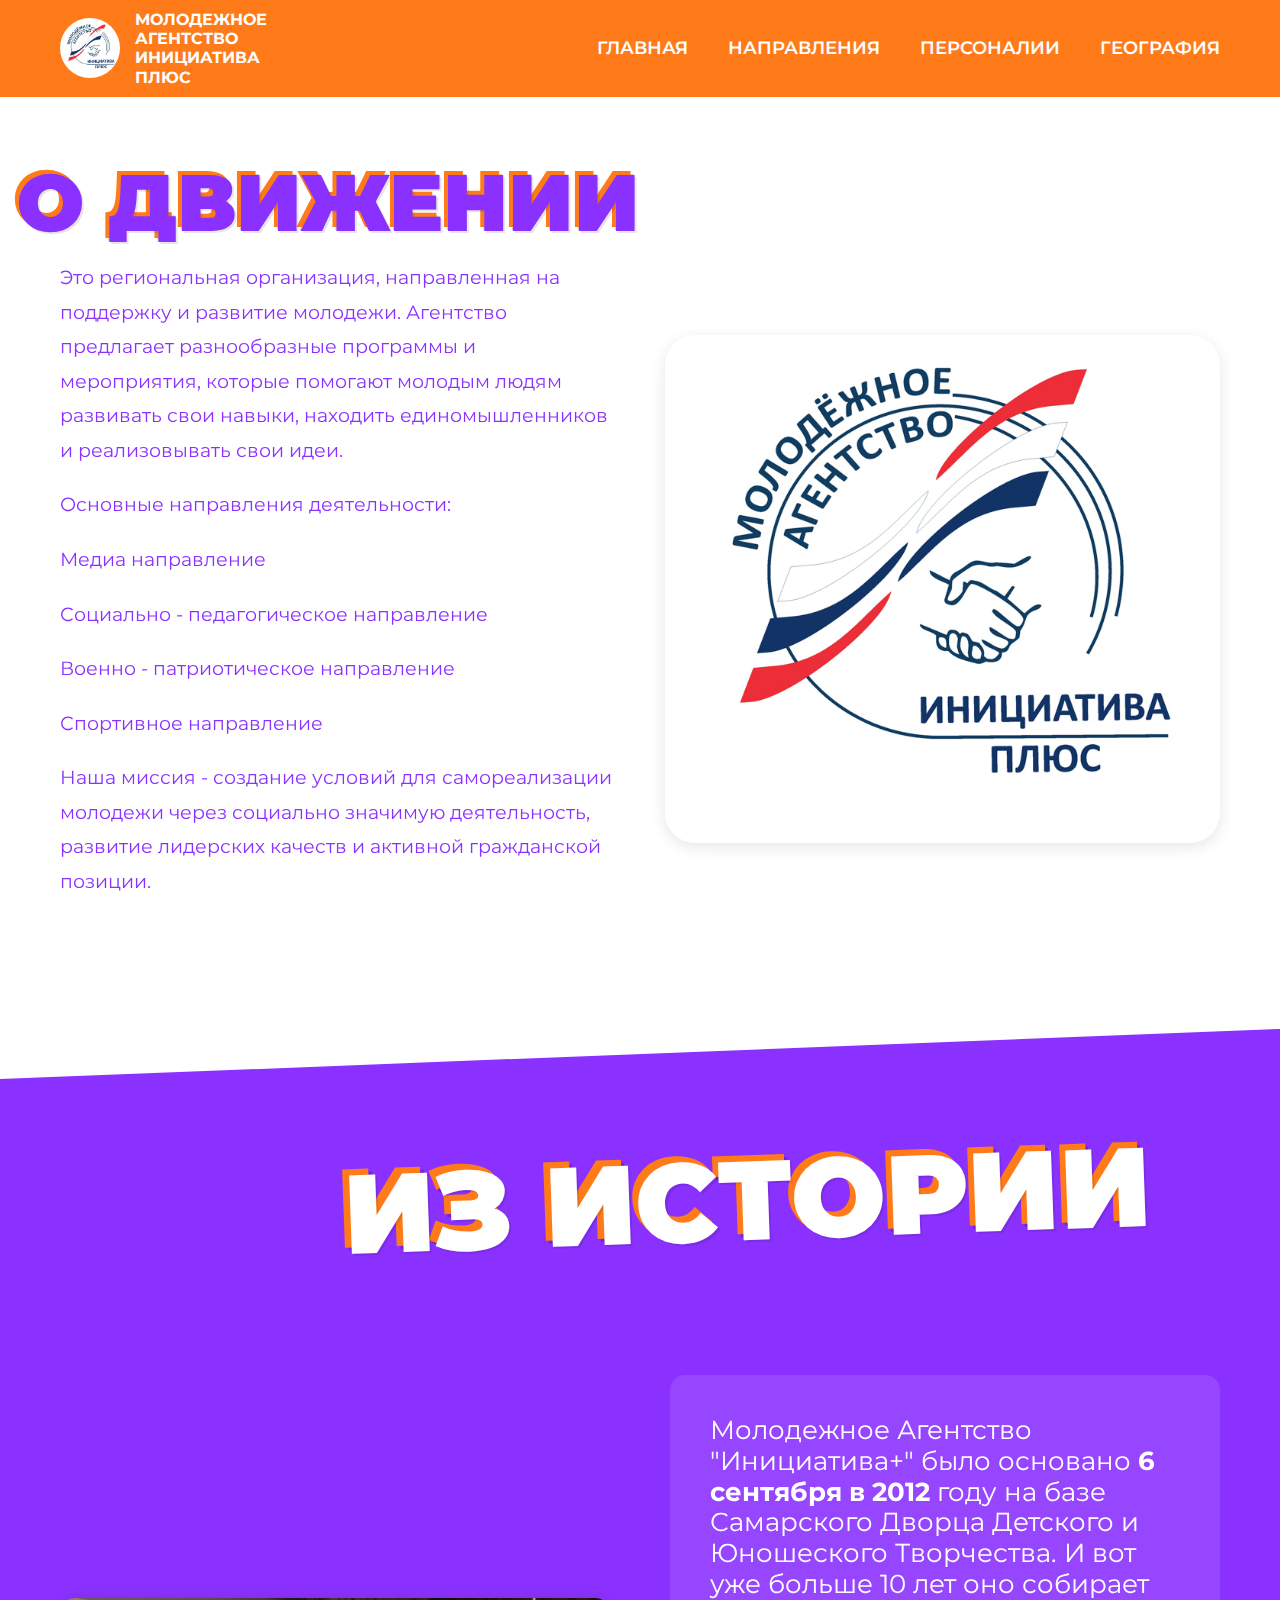
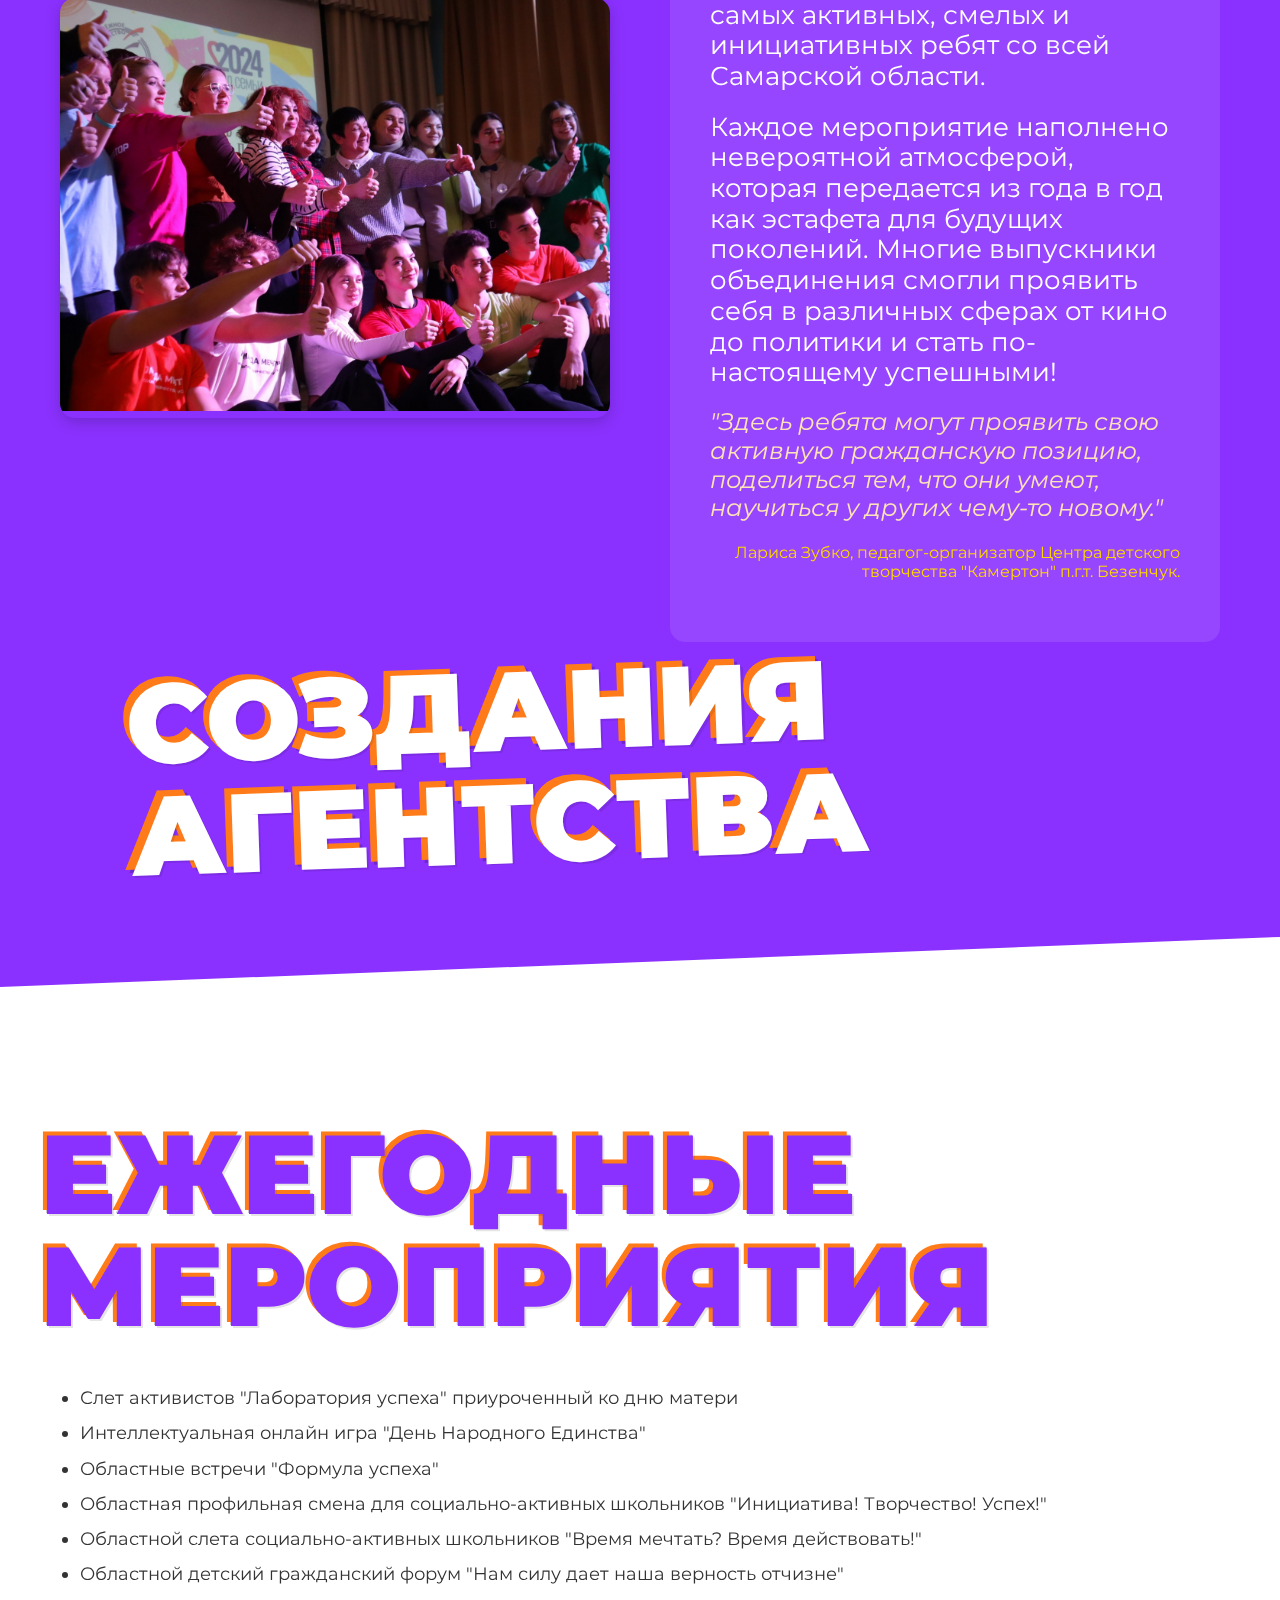
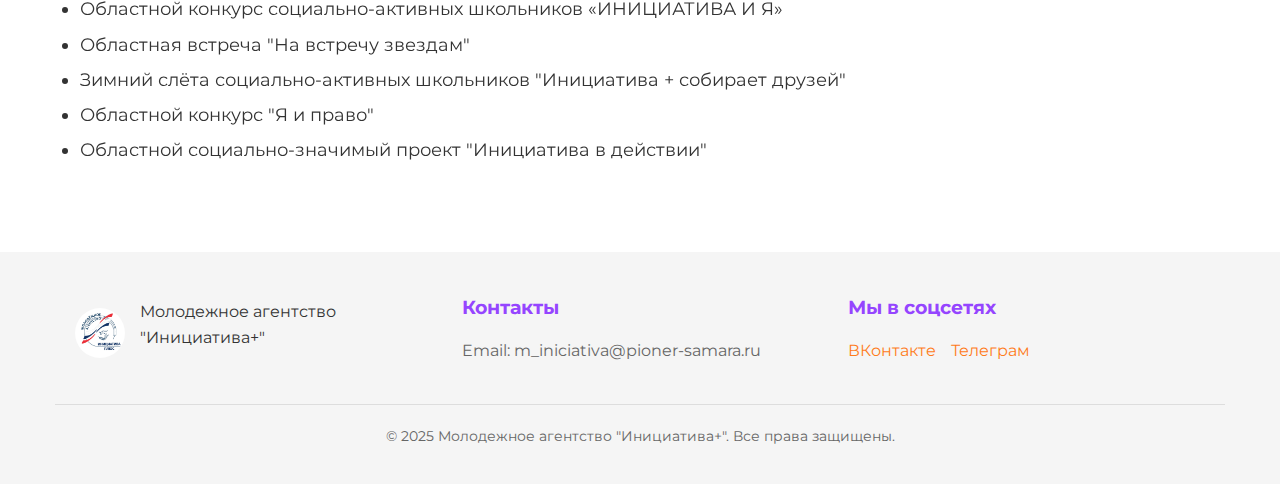
<file: about.html>
<!DOCTYPE html>
<html lang="ru">
<head>    <meta charset="UTF-8">
    <meta name="viewport" content="width=device-width, initial-scale=1.0, maximum-scale=1.0, user-scalable=no">
    <title>О движении - Инициатива+</title>
    <link rel="stylesheet" href="css/common.css">
    <link rel="stylesheet" href="css/header.css">
    <link rel="stylesheet" href="css/footer.css">
    <link rel="stylesheet" href="css/about.css">
    <link href="https://fonts.googleapis.com/css2?family=Montserrat:wght@400;500;600;700;900&display=swap" rel="stylesheet">
</head>
<body>
    <header class="header">
        <nav class="main-nav">
            <div class="logo">
                <img src="img/лого инициатива+.svg" alt="Логотип Инициатива Плюс">
                <div class="logo-text">
                    МОЛОДЕЖНОЕ<br>
                    АГЕНТСТВО<br>
                    ИНИЦИАТИВА<br>
                    ПЛЮС
                </div>
            </div>
            <ul class="nav-links">
                <li><a href="index.html">ГЛАВНАЯ</a></li>
                <li><a href="directions.html">НАПРАВЛЕНИЯ</a></li>
                <li><a href="people.html">ПЕРСОНАЛИИ</a></li>
                <li><a href="geography.html">ГЕОГРАФИЯ</a></li>
            </ul>
            <div class="burger">
                <div class="line1"></div>
                <div class="line2"></div>
                <div class="line3"></div>
            </div>
        </nav>
    </header>

    <main>
        <section class="section section-white about-hero">
            <div class="text-line2" data-text="О ДВИЖЕНИИ">О ДВИЖЕНИИ</div>
            <div class="container">
                <div class="about-content">
                    <div class="about-text">
                        <p>Это региональная организация, направленная на поддержку и развитие молодежи. Агентство предлагает разнообразные программы и мероприятия, которые помогают молодым людям развивать свои навыки, находить единомышленников и реализовывать свои идеи.</p>
                        <p> Основные направления деятельности:</p>
                        
                        <p>Медиа направление</p>
                        <p>Социально - педагогическое направление</p>
                        <p>Военно - патриотическое направление</p>
                        <p>Спортивное направление</p>
                        <p>Наша миссия - создание условий для самореализации молодежи через социально значимую деятельность, развитие лидерских качеств и активной гражданской позиции.</p>
                    </div>
                    <div class="about-image">
                        <img src="img/лого инициатива+.svg" alt="Команда Инициатива+" class="hero-image">
                    </div>
                </div>
            </div>
        </section>

        <section class="section section-purple mission">
            <div class="banner-text">
                <div class="text-line" data-text="ИЗ ИСТОРИИ">ИЗ ИСТОРИИ</div>
                <div class="text-line" data-text="СОЗДАНИЯ АГЕНТСТВА">СОЗДАНИЯ АГЕНТСТВА</div>
            </div>
    
            <div class="container">
                <div class="history-content">
                    <div class="history-image">
                        <img src="img/общее фото крупное.jpg" alt="Групповое фото" class="history-photo">
                    </div>
                    <div class="history-text">
                        <p>Молодежное Агентство "Инициатива+" было основано <strong>6 сентября в 2012</strong> году на базе Самарского Дворца Детского и Юношеского Творчества. И вот уже больше 10 лет оно собирает самых активных, смелых и инициативных ребят со всей Самарской области.</p>
                        <p>Каждое мероприятие наполнено невероятной атмосферой, которая передается из года в год как эстафета для будущих поколений. Многие выпускники объединения смогли проявить себя в различных сферах от кино до политики и стать по-настоящему успешными!</p>
                        <blockquote>"Здесь ребята могут проявить свою активную гражданскую позицию, поделиться тем, что они умеют, научиться у других чему-то новому."</blockquote>
                        <p class="quote-author">Лариса Зубко, педагог-организатор Центра детского творчества "Камертон" п.г.т. Безенчук.</p>
                    </div>
                </div>
            </div>
        </section>

        <section class="section section-white achievements">
            <div class="container">
                <div class="MER" data-text="ЕЖЕГОДНЫЕ МЕРОПРИЯТИЯ">ЕЖЕГОДНЫЕ МЕРОПРИЯТИЯ</div>
                <ul class="achievements-list">
                    <li>Слет активистов "Лаборатория успеха" приуроченный ко дню матери</li>
                    <li>Интеллектуальная онлайн игра "День Народного Единства"</li>
                    <li>Областные встречи "Формула успеха"</li>
                    <li>Областная профильная смена для социально-активных школьников "Инициатива! Творчество! Успех!"</li>
                    <li>Областной слета социально-активных школьников "Время мечтать? Время действовать!"</li>
                    <li>Областной детский гражданский форум "Нам силу дает наша верность отчизне"</li>
                    <li>Областной конкурс социально-активных школьников «ИНИЦИАТИВА И Я»</li>
                    <li>Областная встреча "На встречу звездам"</li>
                    <li>Зимний слёта социально-активных школьников "Инициатива + собирает друзей"</li>
                    <li>Областной конкурс "Я и право"</li>
                    <li>Областной социально-значимый проект "Инициатива в действии"</li>
                </ul>
            
            </div>
        </section>
    </main>

    <footer class="footer">
        <div class="container">
            <div class="footer-content">
                <div class="footer-info">
                    <img src="img/лого инициатива+.svg" alt="Логотип Инициатива Плюс" class="footer-logo">
                    <p>Молодежное агентство "Инициатива+"</p>
                </div>
                <div class="footer-contacts">
                    <h4>Контакты</h4>
                    <p>Email: m_iniciativa@pioner-samara.ru</p>
                </div>
                <div class="footer-social">
                    <h4>Мы в соцсетях</h4>
                    <div class="social-links">
                        <a href="https://vk.com/m.iniciativa" class="social-link">ВКонтакте</a>
                        <a href="https://t.me/+MZ2iFZqq-McxZGZi" class="social-link">Телеграм</a>
                    </div>
                </div>
            </div>
            <div class="footer-bottom">
                <p>&copy; 2025 Молодежное агентство "Инициатива+". Все права защищены.</p>
            </div>
        </div>
    </footer>

    <script src="js/main.js"></script>
</body>
</html>
</file>
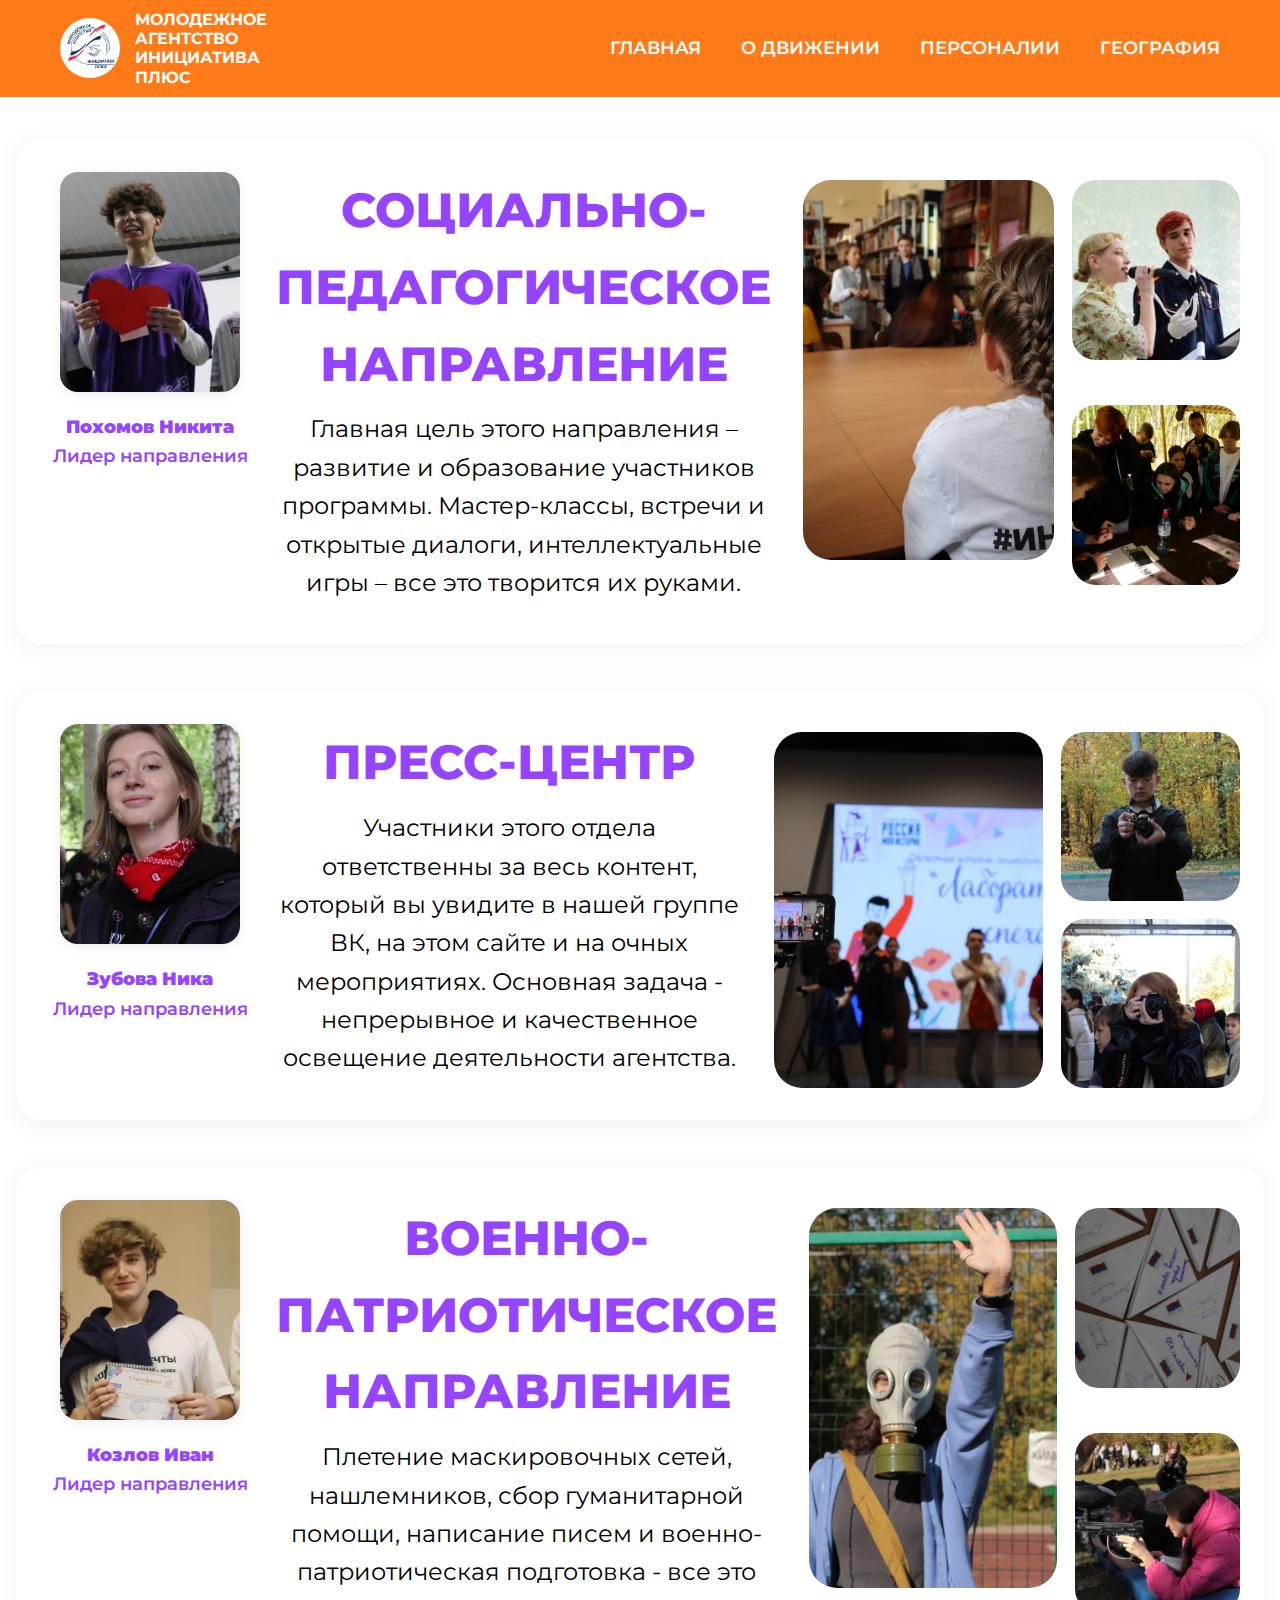
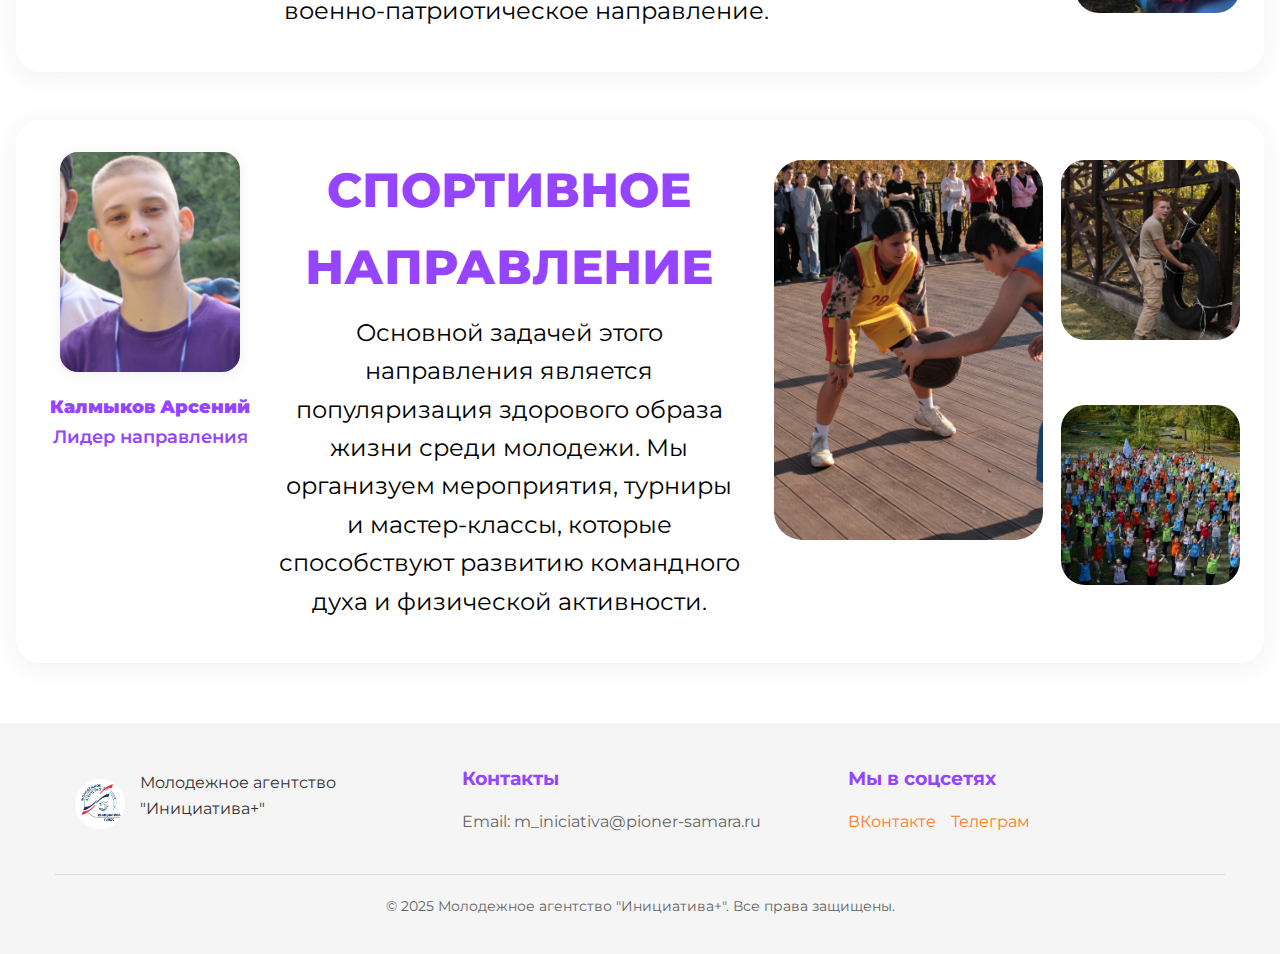
<file: directions.html>
<!DOCTYPE html>
<html lang="ru">
<head>    <meta charset="UTF-8">
    <meta name="viewport" content="width=device-width, initial-scale=1.0, maximum-scale=1.0, user-scalable=no">
    <title>Направления деятельности - Инициатива+</title>
    <link rel="stylesheet" href="css/common.css">
    <link rel="stylesheet" href="css/header.css">
    <link rel="stylesheet" href="css/footer.css">
    <link rel="stylesheet" href="css/directions.css">
    <link href="https://fonts.googleapis.com/css2?family=Montserrat:wght@400;500;600;700;900&display=swap" rel="stylesheet">
</head>
<body>
    <header class="header">
        <nav class="main-nav">
            <div class="logo">
                <img src="img/лого инициатива+.svg" alt="Логотип Инициатива Плюс">
                <div class="logo-text">
                    МОЛОДЕЖНОЕ<br>
                    АГЕНТСТВО<br>
                    ИНИЦИАТИВА<br>
                    ПЛЮС
                </div>
            </div>
            <ul class="nav-links">
                <li><a href="index.html">ГЛАВНАЯ</a></li>
                <li><a href="about.html">О ДВИЖЕНИИ</a></li>
                <li><a href="people.html">ПЕРСОНАЛИИ</a></li>
                <li><a href="geography.html">ГЕОГРАФИЯ</a></li>
            </ul>
            <div class="burger">
                <div class="line1"></div>
                <div class="line2"></div>
                <div class="line3"></div>
            </div>
        </nav>
    </header>

    <main>
        <section class="directions-section">
            <div class="direction-block">
                <div class="direction-leader">
                    <img src="img/никита похомов.png" alt="Похомов Никита" class="leader-photo">
                    <div class="leader-caption">
                        <strong>Похомов Никита</strong><br>
                        Лидер направления
                    </div>
                </div>
                <div class="direction-content">
                    <div class="direction-content-row">
                        <div class="direction-text">
                            <h2>Социально-педагогическое направление</h2>
                            <p class="direction-description">
                                Главная цель этого направления – развитие и образование участников программы. Мастер-классы, встречи и открытые диалоги, интеллектуальные игры – все это творится их руками.
                            </p>
                        </div>
                        <div class="direction-gallery">
                            <img src="img/мастер классы.jpg" alt="Мастер-класс" class="gallery-photo">
                            <img src="img/осенний бал.jpg" alt="Осенний бал" class="gallery-photo">
                            <img src="img/командная работа.jpg" alt="Командная работа" class="gallery-photo">
                        </div>
                    </div>
                </div>
            </div>
            <div class="direction-block">
                <div class="direction-leader">
                    <img src="img/зубова ника.png" alt="Зубова Ника" class="leader-photo">
                    <div class="leader-caption">
                        <strong>Зубова Ника</strong><br>
                        Лидер направления
                    </div>
                </div>
                <div class="direction-content">
                    <div class="direction-content-row">
                        <div class="direction-text">
                            <h2>Пресс-центр</h2>
                            <p class="direction-description">
                                Участники этого отдела ответственны за весь контент, который вы увидите в нашей группе ВК, на этом сайте и на очных мероприятиях. Основная задача - непрерывное и качественное освещение деятельности агентства.
                            </p>
                        </div>
                        <div class="direction-gallery">
                            <img src="img/медиа.jpg" alt="Медиа" class="gallery-photo">
                            <img src="img/медиа2.jpg" alt="Медиа 2" class="gallery-photo">
                            <img src="img/медиа3.jpg" alt="Медиа 3" class="gallery-photo">
                        </div>
                    </div>
                </div>
            </div>
            <div class="direction-block">
                <div class="direction-leader">
                    <img src="img/козлов ваня.png" alt="Курбанов Артем" class="leader-photo">
                    <div class="leader-caption">
                        <strong>Козлов Иван</strong><br>
                        Лидер направления
                    </div>
                </div>
                <div class="direction-content">
                    <div class="direction-content-row">
                        <div class="direction-text">
                            <h2>Военно-патриотическое направление</h2>
                            <p class="direction-description">
                                Плетение маскировочных сетей, нашлемников, сбор гуманитарной помощи, написание писем и военно-патриотическая подготовка - все это военно-патриотическое направление.
                            </p>
                        </div>
                        <div class="direction-gallery">
                            <img src="img/военно-патриотические мероприятия.jpg" alt="Мероприятие" class="gallery-photo">
                            <img src="img/военно 2.jpg" alt="Квесты" class="gallery-photo">
                            <img src="img/военно-патриотические 2.jpg" alt="Мероприятие 2" class="gallery-photo">
                        </div>
                    </div>
                </div>
            </div>
            <div class="direction-block">
                <div class="direction-leader">
                    <img src="img/калмыков арсений.png" alt="Калмыков Арсений" class="leader-photo">
                    <div class="leader-caption">
                        <strong>Калмыков Арсений</strong><br>
                        Лидер направления
                    </div>
                </div>
                <div class="direction-content">
                    <div class="direction-content-row">
                        <div class="direction-text">
                            <h2>Спортивное направление</h2>
                            <p class="direction-description">
                                Основной задачей этого направления является популяризация здорового образа жизни среди молодежи. Мы организуем мероприятия, турниры и мастер-классы, которые способствуют развитию командного духа и физической активности.
                            </p>
                        </div>
                        <div class="direction-gallery">
                            <img src="img/спорт.jpg" alt="Спорт" class="gallery-photo">
                            <img src="img/спорт2.jpg" alt="Спорт 2" class="gallery-photo">
                            <img src="img/флэшмобы.jpg" alt="Флешмоб" class="gallery-photo">
                        </div>
                    </div>
                </div>
            </div>
        </section>
    </main>

    <footer class="footer">
        <div class="container">
            <div class="footer-content">
                <div class="footer-info">
                    <img src="img/лого инициатива+.svg" alt="Логотип Инициатива Плюс" class="footer-logo">
                    <p>Молодежное агентство "Инициатива+"</p>
                </div>
                <div class="footer-contacts">
                    <h4>Контакты</h4>
                    <p>Email: m_iniciativa@pioner-samara.ru</p>
                </div>
                <div class="footer-social">
                    <h4>Мы в соцсетях</h4>
                    <div class="social-links">
                        <a href="https://vk.com/m.iniciativa" class="social-link">ВКонтакте</a>
                        <a href="https://t.me/+MZ2iFZqq-McxZGZi" class="social-link">Телеграм</a>
                    </div>
                </div>
            </div>
            <div class="footer-bottom">
                <p>&copy; 2025 Молодежное агентство "Инициатива+". Все права защищены.</p>
            </div>
        </div>
    </footer>

    <script src="js/main.js"></script>
</body>
</html>
</file>
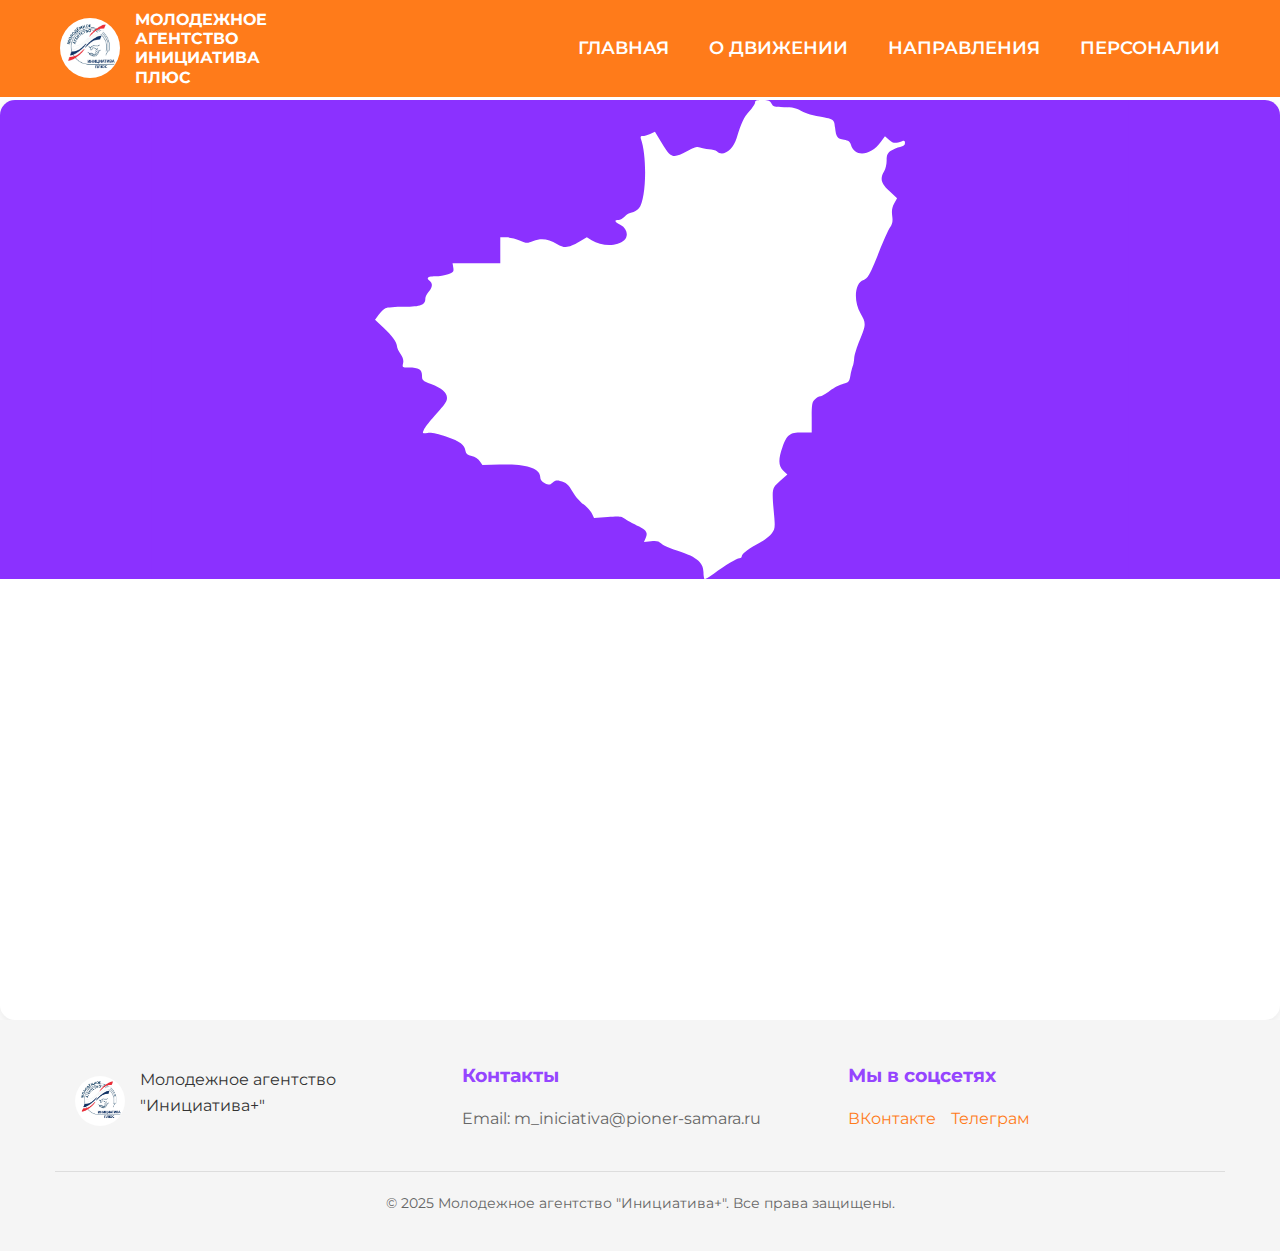
<file: geography.html>
<!DOCTYPE html>
<html lang="ru">
<head>    <meta charset="UTF-8">
    <meta name="viewport" content="width=device-width, initial-scale=1.0, maximum-scale=1.0, user-scalable=no">
    <title>География - Инициатива+</title>
    <link rel="stylesheet" href="css/common.css">
    <link rel="stylesheet" href="css/header.css">
    <link rel="stylesheet" href="css/footer.css">
    <link rel="stylesheet" href="css/geography.css">
    <link href="https://fonts.googleapis.com/css2?family=Montserrat:wght@400;500;600;700;900&display=swap" rel="stylesheet">
</head>
<body>
    <header class="header">
        <nav class="main-nav">
            <div class="logo">
                <img src="img/лого инициатива+.svg" alt="Логотип Инициатива Плюс">
                <div class="logo-text">
                    МОЛОДЕЖНОЕ<br>
                    АГЕНТСТВО<br>
                    ИНИЦИАТИВА<br>
                    ПЛЮС
                </div>
            </div>
            <ul class="nav-links">
                <li><a href="index.html">ГЛАВНАЯ</a></li>
                <li><a href="about.html">О ДВИЖЕНИИ</a></li>
                <li><a href="directions.html">НАПРАВЛЕНИЯ</a></li>
                <li><a href="people.html">ПЕРСОНАЛИИ</a></li>
            </ul>
            <div class="burger">
                <div class="line1"></div>
                <div class="line2"></div>
                <div class="line3"></div>
            </div>
        </nav>
    </header>

    <section class="section section-map">
        <div class="map-container">
            <div class="map-overlay">
                <img src="img/path8.svg" alt="Overlay Image">
            </div>
            <div id="yandex-map">
                <script type="text/javascript" charset="utf-8" async src="https://api-maps.yandex.ru/services/constructor/1.0/js/?um=constructor%3A6f8285f5957ba6e77dd70c30a9f332111c1dd8ee92998cced33f92843c910aba&amp;width=100%25&amp;height=720&amp;lang=ru_RU&amp;scroll=true"></script>
            </div>
        </div>
    </section>

    <main></main>

    <footer class="footer">
        <div class="container">
            <div class="footer-content">
                <div class="footer-info">
                    <img src="img/лого инициатива+.svg" alt="Логотип Инициатива Плюс" class="footer-logo">
                    <p>Молодежное агентство "Инициатива+"</p>
                </div>
                <div class="footer-contacts">
                    <h4>Контакты</h4>
                    <p>Email: m_iniciativa@pioner-samara.ru</p>
                </div>
                <div class="footer-social">
                    <h4>Мы в соцсетях</h4>
                    <div class="social-links">
                        <a href="https://vk.com/m.iniciativa" class="social-link">ВКонтакте</a>
                        <a href="https://t.me/+MZ2iFZqq-McxZGZi" class="social-link">Телеграм</a>
                    </div>
                </div>
            </div>
            <div class="footer-bottom">
                <p>&copy; 2025 Молодежное агентство "Инициатива+". Все права защищены.</p>
            </div>
        </div>
    </footer>

    <script src="js/main.js"></script>
</body>
 <script src="js/main.js"></script>
</body>
</html>
</file>
<file: css/common.css>
:root {
    --green: #01e801;
    --purple: #8b31ff; /* Сделали более насыщенный фиолетовый */
    --orange: #ff7b1a;
    --color-white: #FFFFFF;
    --color-black: #000000;
    --color-gray: #333333;
    --color-light-gray: #F5F5F5;
    --white: #ffffff;
}

* {
    margin: 0;
    padding: 0;
    box-sizing: border-box;
}

body {
    font-family: 'Montserrat', sans-serif;
    line-height: 1.6;
    color: var(--color-gray);
    overflow-x: hidden;
}

.container {
    position: relative;
    z-index: 2;
    width: 100%;
    max-width: 1200px;
    margin: 0 auto;
    padding: 0 15px;
    box-sizing: border-box;
    overflow-x: hidden;
}

/* Наклонные секции с эффектом глубины */
.section {
    position: relative;
    padding: 80px 0;
    overflow: hidden;
}

.section-white {
    background-color: var(--white);
    position: relative;
    z-index: 2;
}

.section-purple {
    background: url('../img/фиол\ фон\ 2.svg') center/cover no-repeat;
    color: var(--white);
    position: relative;
    z-index: 1;
    min-height: 1300px; /* Задаем минимальную высоту секции */
    padding: 120px 0;
    margin-top: -20px;
    margin-bottom: -2 0px;
    display: flex;
    align-items: center;
}


.section-purple {
    background: url('../img/фиол\ фон\ 2.svg') center/cover no-repeat;
    color: var(--white);
    position: relative;
    z-index: 1;
    min-height: 1300px; /* Задаем минимальную высоту секции */
    padding: 120px 0;
    margin-top: -20px;
    margin-bottom: -2 0px;
    display: flex;
    align-items: center;
    }


/* Контент внутри секции */
.section-purple > .container {
    position: relative;
    z-index: 2;
}

.section-purple > * {
    position: relative;
    z-index: 1;
}

.section-purple .container,
.section-purple h2,
.section-purple h3,
.section-purple p,
.section-purple .directions-grid,
.section-purple .direction-card {
    position: relative;
    z-index: 2;
}

.section .container {
    position: relative;
    z-index: 2;
    max-width: 1200px;
    margin: 0 auto;
    padding: 0 20px;
}

.section-white h2,
.section-white h3 {
    color: var(--purple);
}

.section-purple h2,
.section-purple h3 {
    color: var(--white);
}

.section h2 {
    text-align: center;
    font-size: 2.5rem;
    font-weight: 700;
    margin-bottom: 2rem;
}

.section-purple h2 {
    color: white;
    margin-bottom: 3rem;
}

.section-white h2 {
    color: var(--purple);
}

h1, h2, h3, h4, h5, h6 {
    margin-bottom: 1rem;
}

h1 {
    font-size: 2.5rem;
    font-weight: 900;
    color: var(--purple);
}

h2 {
    font-size: 2rem;
    font-weight: 700;
    margin-bottom: 2rem;
    color: var(--purple);
    text-align: center;
}

h3 {
    font-size: 1.5rem;
    font-weight: 600;
    color: var(--orange);
}

p {
    margin-bottom: 1rem;
}

a {
    text-decoration: none;
    color: inherit;
    transition: color 0.3s ease;
}

a:hover {
    color: var(--orange);
}

section {
    padding: 4rem 0;
}

.btn {
    display: inline-block;
    padding: 12px 24px;
    border-radius: 5px;
    font-weight: 600;
    text-decoration: none;
    transition: all 0.3s ease;
}

.btn-primary {
    background-color: var(--orange);
    color: white;
}

.btn-primary:hover {
    background-color: var(--purple);
}

.btn-secondary {
    background-color: var(--green);
    color: white;
}

.btn-secondary:hover {
    background-color: var(--purple);
}

.section-title {
    text-align: center;
    margin-bottom: 3rem;
    color: var(--purple);
}

.card {
    background: white;
    border-radius: 10px;
    box-shadow: 0 4px 6px rgba(0, 0, 0, 0.1);
    overflow: hidden;
    transition: transform 0.3s ease;
}

.card:hover {
    transform: translateY(-5px);
}

.highlight-text {
    color: var(--orange);
}

.accent-text {
    color: var(--purple);
}

.success-text {
    color: var(--green);
}

/* Стандартные размеры изображений */
.hero-image {
    width: 100%;
    height: 500px;
    object-fit: cover;
}

.card-image {
    width: 100%;
    height: 300px;
    object-fit: cover;
}

.team-photo {
    width: 250px;
    height: 250px;
    border-radius: 50%;
    object-fit: cover;
}

.direction-image {
    width: 100%;
    height: 400px;
    object-fit: cover;
}

.gallery-image {
    width: 100%;
    height: 250px;
    object-fit: cover;
}

.map-image {
    width: 100%;
    height: 400px;
    object-fit: contain;
}

/* Адаптивные стили */
@media screen and (max-width: 1024px) {
    .container {
        max-width: 960px;
    }

    .section {
        padding: 60px 0;
    }

    h1 {
        font-size: 2.2rem;
    }

    h2 {
        font-size: 1.8rem;
    }

    h3 {
        font-size: 1.3rem;
    }
}

@media screen and (max-width: 768px) {
    .section {
        padding: 40px 0;
    }

    .container {
        padding: 0 10px;
    }

    h1 {
        font-size: 1.8rem !important;
    }

    h2 {
        font-size: 1.5rem !important;
    }

    h3 {
        font-size: 1.3rem !important;
    }

    p {
        font-size: 0.9rem;
    }

    .button {
        padding: 10px 20px;
        font-size: 0.9rem;
    }
}

/* Общие стили для мобильной навигации */
@media screen and (max-width: 768px) {
    .nav-links li a {
        color: var(--white);
        text-decoration: none;
        font-size: 1.1rem;
        font-weight: 500;
        display: block;
        padding: 10px;
    }

    .nav-links li a:hover {
        background-color: rgba(255, 255, 255, 0.1);
    }
}

/* Анимация для мобильного меню */
@keyframes navLinkFade {
    from {
        opacity: 0;
        transform: translateX(50px);
    }
    to {
        opacity: 1;
        transform: translateX(0);
    }
}

/* Улучшение отзывчивости изображений */
img {
    max-width: 100%;
    height: auto;
}

/* Адаптивные отступы */
@media screen and (max-width: 480px) {
    .section {
        padding: 30px 0;
    }

    .container {
        padding: 0 8px;
    }
    
    /* Уменьшаем размер шрифтов для маленьких экранов */
    h1 {
        font-size: 1.5rem !important;
    }

    h2 {
        font-size: 1.3rem !important;
    }

    h3 {
        font-size: 1.1rem !important;
    }

    p {
        font-size: 0.85rem;
    }
}
</file>
<file: css/header.css>
.header {
    position: fixed;
    top: 0;
    left: 0;
    width: 100%;
    background: #FF7B1A;
    z-index: 1000;
    padding: 10px 0;
}

body {
    padding-top: 100px;
}

.main-nav {
    display: flex;
    justify-content: space-between;
    align-items: center;
    max-width: 1200px;
    margin: 0 auto;
    padding: 0 20px;
}

.logo {
    display: flex;
    align-items: center;
    gap: 15px;
    text-decoration: none;
}

.logo img {
    width: 60px;
    height: auto;
}

.logo-text {
    font-size: 1rem;
    font-weight: 700;
    color: white;
    line-height: 1.2;
    text-transform: uppercase;
}

.nav-links {
    display: flex;
    gap: 40px;
    list-style: none;
    margin: 0;
    padding: 0;
}

.nav-links a {
    text-decoration: none;
    color: white;
    font-weight: 600;
    font-size: 1.1rem;
    transition: color 0.3s ease;
    position: relative;
    padding: 5px 0;
}

.nav-links a::after {
    content: '';
    position: absolute;
    width: 0;
    height: 2px;
    bottom: 0;
    left: 0;
    background-color: white;
    transition: width 0.3s ease;
}

.nav-links a:hover::after,
.nav-links a.active::after {
    width: 100%;
}

/* Мобильное меню */
.burger {
    display: none;
    cursor: pointer;
    padding: 5px;
}

.burger div {
    width: 25px;
    height: 3px;
    background-color: white;
    margin: 5px;
    transition: all 0.3s ease;
}


@media screen and (max-width: 768px) {
    .burger {
        display: block;
    }

    .nav-links {
        position: fixed;
        right: -100%;
        top: 70px;
        flex-direction: column;
        background: #FF7B1A;
        width: 100%;
        text-align: center;
        transition: 0.3s;
        padding: 20px 0;
        gap: 20px;
    }

    .nav-links.active {
        right: 0;
    }

    .logo img {
        width: 40px;
    }

    .logo-text {
        font-size: 0.8rem;
    }

    .main-nav {
        padding: 0 10px;
    }
}

@media screen and (max-width: 576px) {
    .header {
        padding: 5px 0;
    }

    body {
        padding-top: 70px;
    }

    .logo img {
        width: 40px;
    }

    .logo-text {
        font-size: 0.8rem;
    }

    .nav-links {
        top: 70px;
        height: calc(100vh - 70px);
    }

    .nav-links a {
        font-size: 1.1rem;
        gap: 20px;
    }

    .nav-links.active {
        right: 0;
    }

    .burger {
        display: block;
    }

    .burger.active .line1 {
        transform: rotate(-45deg) translate(-5px, 6px);
    }

    .burger.active .line2 {
        opacity: 0;
    }

    .burger.active .line3 {
        transform: rotate(45deg) translate(-5px, -6px);
    }
    
    .logo-text {
        font-size: 0.9rem;
    }
}
</file>
<file: css/footer.css>
.footer {
    background-color: #f5f5f5;
    padding: 40px 0 20px;
}

.footer-content {
    display: grid;
    grid-template-columns: repeat(3, 1fr);
    gap: 30px;
    max-width: 1200px;
    margin: 0 auto;
    padding: 0 20px;
}

@media screen and (max-width: 768px) {
    .footer-content {
        flex-direction: column;
        text-align: center;
        gap: 30px;
    }

    .footer-info,
    .footer-contacts,
    .footer-social {
        width: 100%;
    }

    .footer-logo {
        margin: 0 auto;
    }

    .social-links {
        justify-content: center;
    }

    .footer-bottom {
        margin-top: 20px;
        text-align: center;
    }
}

@media screen and (max-width: 576px) {
    .footer-content {
        gap: 20px;
        padding: 0 15px;
    }

    .footer-info img {
        width: 40px;
    }

    .footer-info p,
    .footer-contacts p {
        font-size: 0.9rem;
    }

    .footer-contacts h4,
    .footer-social h4 {
        font-size: 1.1rem;
    }
}

@media screen and (max-width: 480px) {
    .footer {
        padding: 30px 15px;
    }

    .footer-content {
        gap: 20px;
    }

    .footer-logo {
        width: 80px;
    }

    .footer h4 {
        font-size: 1.1rem;
    }

    .footer p {
        font-size: 0.9rem;
    }

    .social-links {
        flex-direction: column;
        gap: 10px;
    }
}

.footer-info {
    display: flex;
    align-items: center;
    gap: 15px;
}

.footer-info img {
    width: 50px;
    height: auto;
}

.footer-info p {
    color: #333;
    font-size: 1rem;
}

.footer-contacts h4,
.footer-social h4 {
    color: #9545ff;
    margin-bottom: 15px;
    font-size: 1.2rem;
}

.footer-contacts p {
    color: #666;
    margin-bottom: 10px;
    font-size: 1rem;
}

.social-links {
    display: flex;
    gap: 15px;
}

.social-link {
    color: #ff7b1a;
    text-decoration: none;
    font-size: 1rem;
    transition: color 0.3s ease;
}

.social-link:hover {
    color: #01e801;
}

.footer-bottom {
    margin-top: 30px;
    text-align: center;
    padding-top: 20px;
    border-top: 1px solid #ddd;
}

.footer-bottom p {
    color: #666;
    font-size: 0.9rem;
}
</file>
<file: css/about.css>
.about-hero {
    padding-top: 120px;
}

.about-content {
    display: grid;
    grid-template-columns: 1fr 1fr;
    gap: 50px;
    align-items: center;
    margin-top: 40px;
}

.about-text {
    font-size: 1.2rem;
    line-height: 1.8;
}

.about-text p {
    margin-bottom: 20px;
    color: var(--purple);
}

.about-image {
    position: relative;
    z-index: 8;
    border-radius: 30px;
    overflow: hidden;
    box-shadow: 0 4px 15px rgba(0, 0, 0, 0.1);
}

.section123 {
    padding: 120px 0;
    background: url('../img/фиол фон 2.svg') center/cover no-repeat;
    color: var(--white);
    position: relative;
    z-index: 1;
    min-height: 1300px; /* Задаем минимальную высоту секции */
    margin-top: -20px;
    margin-bottom: -20px;
    display: flex;
    align-items: center;
}

.section-purple {
    background: url('../img/фиол\ фон\ 2.svg') center/cover no-repeat;
    color: var(--white);
    position: relative;
    z-index: 1;
    min-height: 1300px; /* Задаем минимальную высоту секции */
    padding: 120px 0;
    margin-top: -20px;
    margin-bottom: -2 0px;
    display: flex;
    align-items: center;
}

.banner-text {
    position: absolute;
    width: 100%;
    height: 100%;
    z-index: 3;
    pointer-events: none;
}

.text-line2 {
    position: absolute;
    font-size: 5rem;
    font-weight: 900;
    color: rgb(139 49 255);
    line-height: 1;
    text-shadow: 2px 2px 0 rgba(0,0,0,0.1);
}

.text-line2:before {
    content: attr(data-text);
    position: absolute;
    left: -4px;
    top: -4px;
    width: 100%;
    height: 100%;
    color: var(--orange);
    z-index: -1;
    text-shadow: 3px 3px 0 rgba(0,0,0,0.2);
}

.text-line2:first-child {
    top: 7%;
    right: 50%;
}

.text-line2:last-child {
    bottom: 10%;
    left: 10%;
}

.MER {
    position: absolute;
    font-size: 7rem;
    font-weight: 900;
    color: rgb(139 49 255);
    line-height: 1;
    text-shadow: 2px 2px 0 rgba(0,0,0,0.1);
}

.MER:before {
    content: attr(data-text);
    position: absolute;
    left: -4px;
    top: -4px;
    width: 100%;
    height: 100%;
    color: var(--orange);
    z-index: -1;
    text-shadow: 3px 3px 0 rgba(0,0,0,0.2);
}

.MER:first-child {
    top: 0;
    right: 0%;
}

.achievements-list {
    list-style: disc;
    padding-left: 20px;
    margin-top: 23%; /* Добавляем отступ сверху */
}

.achievements-list li {
    font-size: 1.1em;
    line-height: 1.5;
    margin-bottom: 0.5em;
    
}

.MER:last-child {
    bottom: 10%;
    left: 10%;
}

.text-line {
    position: absolute;
    font-size: 7rem;
    font-weight: 900;
    color: rgb(255, 255, 255);
    line-height: 1;
    text-shadow: 2px 2px 0 rgba(0,0,0,0.1);
    rotate: -2deg;
}

.text-line::before {
    content: attr(data-text);
    position: absolute;
    left: -6px;
    top: -6px;
    width: 100%;
    height: 100%;
    color: var(--orange);
    z-index: -1;
    text-shadow: 3px 3px 0 rgba(0,0,0,0.2);
}

.text-line:first-child {
    top: 10%;
    right: 10%;
}

.text-line:last-child {
    bottom: 10%;
    left: 10%;
}

.mission {
    padding: 120px 0;
}

.mission-grid {
    display: grid;
    grid-template-columns: repeat(3, 1fr);
    gap: 40px;
    margin: 60px 0;
}

.mission-item {
    background: rgba(255, 255, 255, 0.1);
    padding: 40px;
    border-radius: 15px;
    text-align: center;
    backdrop-filter: blur(5px);
    transition: transform 0.3s ease;
}

.mission-item:hover {
    transform: translateY(-10px);
}

.mission-item h3 {
    color: white;
    font-size: 1.8rem;
    margin-bottom: 20px;
}

.mission-item p {
    color: rgba(255, 255, 255, 0.9);
    font-size: 1.2rem;
    line-height: 1.6;
}

.achievements {
    padding: 80px 0;
}

.achievements-grid {
    display: grid;
    grid-template-columns: repeat(3, 1fr);
    gap: 30px;
    margin-top: 40px;
}

.achievement-card {
    background: white;
    padding: 30px;
    border-radius: 15px;
    text-align: center;
    box-shadow: 0 4px 15px rgba(0, 0, 0, 0.1);
    transition: transform 0.3s ease;
}

.achievement-card:hover {
    transform: translateY(-10px);
}

.achievement-card h3 {
    color: var(--orange);
    font-size: 1.5rem;
    margin-bottom: 15px;
}

.achievement-card p {
    color: var(--purple);
    font-size: 1.1rem;
    line-height: 1.6;
}

.history-content {
    background: url('../img/фиол\ фон\ 2.svg') center/cover no-repeat;
    color: var(--white);
    position: relative;
    z-index: 1;
    min-height: 1300px; /* Задаем минимальную высоту секции */
    padding: 120px 0;
    margin-top: -20px;
    margin-bottom: -2 0px;
    display: flex;
    align-items: center;
}

.history-content {
    display: grid;
    grid-template-columns: 1fr 1fr;
    gap: 60px;
    align-items: center;
    margin: 60px 0;
}

.history-image {
    border-radius: 15px;
    overflow: hidden;
    box-shadow: 0 4px 15px rgba(0, 0, 0, 0.2);
}

.history-photo {
    width: 210%;
    height: 200%;
    object-fit: cover;
}


.history-text {
    color: white;
    font-size: 1.6rem;
    line-height: 1.2;
    padding: 40px;
    background: rgba(255, 255, 255, 0.1);
    border-radius: 15px;
    backdrop-filter: blur(5px);
}

.history-text p {
    margin-bottom: 20px;
}

blockquote {
    font-size: 1.5rem;
    font-style: italic;
    margin: 20px 0;
    color: #ffe4b5;
}

.quote-author {
    font-size: 1rem;
    text-align: right;
    margin-top: 10px;
    color: #ffd700;
}

@media screen and (max-width: 768px) {
    .about-content {
        grid-template-columns: 1fr;
    }

    .about-text {
        font-size: 1.1rem;
    }

    .history-content {
        grid-template-columns: 1fr;
        gap: 30px;
        margin: 30px 0;
    }

    .history-photo {
        width: 100%;
        height: auto;
    }

    .history-text {
        font-size: 1.2rem;
        padding: 20px;
    }

    .banner-text {
        display: none; /* Скрываем большой текст на мобильных */
    }

    .text-line {
        font-size: 3rem; /* Уменьшаем размер текста */
    }

    .mission-grid,
    .achievements-grid {
        grid-template-columns: 1fr;
        gap: 20px;
    }

    .mission-item h3 {
        font-size: 1.5rem;
    }

    .mission-item p {
        font-size: 1.1rem;
    }

    blockquote {
        font-size: 1.2rem;
    }

    .section-purple {
        min-height: auto;
        padding: 60px 0;
    }
}

@media screen and (min-width: 769px) and (max-width: 1024px) {
    .mission-grid,
    .achievements-grid {
        grid-template-columns: repeat(2, 1fr);
    }

    .history-content {
        gap: 30px;
    }

    .history-photo {
        width: 150%;
        height: 150%;
    }

    .history-text {
        font-size: 1.4rem;
    }
}
</file>
<file: css/directions.css>
.directions-hero {
    padding-top: 120px;
    background-color: #f5f5f5;
}

.directions-hero h1 {
    text-align: center;
    margin-bottom: 50px;
    font-size: 4rem;
    color: #9545ff;
}

.directions-grid {
    display: grid;
    grid-template-columns: 1fr;
    gap: 40px;
    margin: 60px auto;
    max-width: 1200px;
}

.direction-card {
    background: #fff;
    border-radius: 20px;
    box-shadow: 0 4px 15px rgba(0, 0, 0, 0.1);
    overflow: hidden;
    transition: transform 0.3s ease;
}

.direction-card:hover {
    transform: translateY(-10px);
}

.direction-card img {
    width: 100%;
    height: 400px;
    object-fit: cover;
}

.direction-content {
    padding: 0px;
    text-align: center;
}

.direction-content h2 {
    color: #FF7B1A;
    font-size: 4rem;
    margin-bottom: 20px;
    text-transform: uppercase;
}

.direction-content p {
    color: #000000;
    font-size: 1.5rem;
    line-height: 1.6;
}

/* Основной контейнер секции направлений */
.directions-section {
    display: flex;
    flex-direction: column;
    gap: 48px;
    margin: 40px auto 60px auto;
    max-width: 1800px;
    padding: 0 16px;
}

.direction-block {
    display: flex;
    flex-direction: row;
    background: #ffffff;
    border-radius: 24px;
    box-shadow: 0 4px 24px rgba(80, 60, 120, 0.08);
    padding: 32px 24px;
    align-items: flex-start;
    gap: 0px;
    transition: box-shadow 0.2s;
}
.direction-block:hover {
    box-shadow: 0 8px 32px rgba(80, 60, 120, 0.16);
}

.direction-leader {
    min-width: 220px;
    max-width: 240px;
    display: flex;
    flex-direction: column;
    align-items: center;
    margin-right: 16px;
}
.leader-photo {
    width: 180px;
    height: 220px;
    object-fit: cover;
    border-radius: 18px;
    box-shadow: 0 2px 12px rgba(80, 60, 120, 0.10);
    margin-bottom: 16px;
    background: #f3f0fa;
}
.leader-caption {
    text-align: center;
    font-size: 1.15rem;
    font-weight: 600;
    margin-top: 4px;
    color: #9545ff;
}

.direction-content {
    flex: 1;
    display: flex;
    flex-direction: column;
    gap: 18px;
}
.direction-content h2 {
    font-size: 3rem;
    font-weight: 800;
    color: #9545ff;
    margin-bottom: 8px;
}
.direction-description {
    font-size: 1.08rem;
    color: #2d2340;
    margin-bottom: 10px;
    line-height: 1.6;
}
.direction-gallery {
    display: grid;
    grid-template-columns: 1.5fr 1fr;
    grid-template-rows: 1fr 1fr;
    gap: 18px;
    margin-top: 8px;
    align-items: stretch;
}
.direction-gallery .gallery-photo:nth-child(1) {
    grid-row: 1 / span 2;
    grid-column: 1 / 2;
    width: 100%;
    height: 100%;
    min-width: 220px;
    min-height: 220px;
    max-height: 380px;
    object-fit: cover;
    border-radius: 28px;
}
.direction-gallery .gallery-photo:nth-child(2),
.direction-gallery .gallery-photo:nth-child(3) {
    grid-column: 2 / 3;
    width: 100%;
    height: 100%;
    min-height: 120px;
    max-height: 180px;
    object-fit: cover;
    border-radius: 24px;
}
.direction-gallery .gallery-photo:nth-child(2) {
    grid-row: 1 / 2;
}
.direction-gallery .gallery-photo:nth-child(3) {
    grid-row: 2 / 3;
}

@media (max-width: 900px) {
    .direction-gallery {
        grid-template-columns: 1fr;
        grid-template-rows: repeat(3, 1fr);
    }
    .direction-gallery .gallery-photo {
        min-width: 0;
        min-height: 80px;
        max-height: 200px;
        border-radius: 16px;
    }
    .direction-gallery .gallery-photo:nth-child(1),
    .direction-gallery .gallery-photo:nth-child(2),
    .direction-gallery .gallery-photo:nth-child(3) {
        grid-column: 1 / 2;
        grid-row: auto;
        width: 100%;
        height: 100%;
    }
}
@media (max-width: 600px) {
    .direction-gallery {
        gap: 8px;
    }
    .direction-gallery .gallery-photo {
        min-height: 60px;
        max-height: 120px;
        border-radius: 10px;
    }
}

/* Медиа-запросы для адаптивности */
@media screen and (max-width: 768px) {
    .directions-hero {
        padding-top: 80px;
    }

    .direction-card img {
        height: 300px;
    }

    .direction-content {
        padding: 30px;
    }

    .direction-content h2 {
        font-size: 2rem;
    }

    .direction-content p {
        font-size: 1rem;
    }
}

@media screen and (max-width: 576px) {
    .direction-card img {
        height: 250px;
    }

    .direction-content {
        padding: 20px;
    }

    .direction-content h2 {
        font-size: 1.8rem;
    }
}

@media (max-width: 900px) {
    .direction-block {
        flex-direction: column;
        align-items: center;
        padding: 24px 8px;
        gap: 24px;
    }
    .direction-leader {
        margin-right: 0;
        margin-bottom: 8px;
    }
    .direction-content h2 {
        text-align: center;
    }
    .direction-gallery {
        justify-content: center;
    }
}
@media (max-width: 600px) {
    .directions-section {
        padding: 0 2px;
    }
    .direction-block {
        padding: 14px 2px;
        gap: 14px;
    }
    .leader-photo {
        width: 120px;
        height: 140px;
    }
    .gallery-photo {
        width: 80px;
        height: 60px;
    }
}
.direction-content-row {
    display: flex;
    flex-direction: row;
    gap: 32px;
    align-items: stretch;
    width: 100%;
}
.direction-text {
    flex: 1 1 0;
    display: flex;
    flex-direction: column;
    justify-content: center;
}
.direction-gallery {
    flex: 1 1 0;
    max-width: 520px;
}

@media (max-width: 1100px) {
    .direction-content-row {
        flex-direction: column;
        gap: 18px;
    }
    .direction-gallery {
        max-width: 100%;
    }
}
</file>
<file: css/geography.css>
.section-map {
    padding: 0;
}

.map-container {
    position: relative;
}

.map-overlay {
    position: absolute;
    top: 0;
    left: 0;
    width: 100%;
    height: 100%;
    pointer-events: none; /* Allows clicks to pass through to the map */
}

#yandex-map {
    width: 100%;
    height: 920px; /* Match the height in the script */
}.geography-hero {
    padding-top: 120px;
    background-color: #f5f5f5;
}

.geography-hero h1 {
    text-align: center;
    margin-bottom: 50px;
    font-size: 2.5rem;
    color: #9545ff;
}

img {
  width: 100%;
  height: 78,8%
}

.map-section {
    display: flex;
    align-items: center;
    gap: 50px;
    margin-top: 40px;
}

.map-container {
    flex: 1;
    border-radius: 15px;
    overflow: hidden;
    box-shadow: 0 4px 15px rgba(0, 0, 0, 0.1);
}

.map-image {
    width: 100%;
    height: auto;
    display: block;
}

.map-info {
    flex: 1;
    padding: 30px;
    background: white;
    border-radius: 15px;
    box-shadow: 0 4px 15px rgba(0, 0, 0, 0.1);
}

.map-info h2 {
    color: #ff7b1a;
    font-size: 2rem;
    margin-bottom: 30px;
}

.map-info p {
    font-size: 1.4rem;
    line-height: 1.6;
    color: var(--purple);
}

.regions {
    padding: 120px 0;
}

.regions-grid {
    display: grid;
    grid-template-columns: repeat(3, 1fr);
    gap: 40px;
    margin: 60px 0;
}

.region-card {
    background: rgba(255, 255, 255, 0.1);
    padding: 40px;
    border-radius: 15px;
    backdrop-filter: blur(5px);
    transition: transform 0.3s ease;
    height: 100%;
    display: flex;
    flex-direction: column;
    justify-content: space-between;
}

.region-card:hover {
    transform: translateY(-10px);
}

.region-card h3 {
    color: white;
    font-size: 1.8rem;
    margin-bottom: 20px;
    text-align: center;
}

.region-card ul {
    list-style: none;
    padding: 0;
}

.region-card li {
    color: rgba(255, 255, 255, 0.9);
    font-size: 1.2rem;
    margin-bottom: 10px;
    text-align: center;
    padding: 8px;
    border-radius: 8px;
    background: rgba(255, 255, 255, 0.1);
}

.coverage {
    padding: 80px 0;
}

.coverage h2 {
    text-align: center;
    margin-bottom: 50px;
    font-size: 2rem;
    color: #9545ff;
}

.coverage-grid {
    display: grid;
    grid-template-columns: repeat(3, 1fr);
    gap: 30px;
    margin-top: 40px;
    max-width: 1200px;
    margin: 0 auto;
}

.coverage-card {
    background: white;
    border-radius: 15px;
    padding: 30px;
    text-align: center;
    box-shadow: 0 4px 15px rgba(0, 0, 0, 0.1);
    transition: transform 0.3s ease;
}

.coverage-card:hover {
    transform: translateY(-10px);
}

.coverage-number {
    font-size: 4rem;
    font-weight: 900;
    color: var(--orange);
    margin-bottom: 15px;
}

.coverage-card p {
    font-size: 1.2rem;
    color: var(--purple);
}

.partners {
    padding: 60px 0;
    background: #f5f5f5;
}

.partners h2 {
    text-align: center;
    margin-bottom: 50px;
    font-size: 2rem;
    color: #9545ff;
}

.partners-grid {
    display: grid;
    grid-template-columns: repeat(3, 1fr);
    gap: 30px;
    max-width: 1200px;
    margin: 0 auto;
}

.partner-card {
    background: white;
    padding: 30px;
    border-radius: 10px;
    box-shadow: 0 4px 6px rgba(0, 0, 0, 0.1);
    transition: transform 0.3s ease;
}

.partner-card:hover {
    transform: translateY(-5px);
}

.partner-card h3 {
    color: #01e801;
    font-size: 1.5rem;
    margin-bottom: 20px;
    text-align: center;
}

.partner-card ul {
    list-style: none;
    padding: 0;
}

.partner-card li {
    color: #666;
    font-size: 1.1rem;
    margin-bottom: 10px;
    text-align: center;
}

@media screen and (max-width: 768px) {
    .map-section {
        flex-direction: column;
        gap: 30px;
    }

    .regions-grid,
    .coverage-grid {
        grid-template-columns: 1fr;
        gap: 20px;
    }

    .map-info {
        padding: 20px;
    }

    .map-info h2 {
        font-size: 1.5rem;
    }

    .region-card h3 {
        font-size: 1.5rem;
    }

    .region-card li {
        font-size: 1.1rem;
    }

    .coverage-number {
        font-size: 3rem;
    }

    .coverage-card p {
        font-size: 1.1rem;
    }

    .partner-card h3 {
        font-size: 1.3rem;
    }
}

@media screen and (min-width: 769px) and (max-width: 1024px) {
    .regions-grid,
    .coverage-grid {
        grid-template-columns: repeat(2, 1fr);
    }

    .coverage-grid,
    .partners-grid {
        grid-template-columns: repeat(2, 1fr);
    }
}
</file>
